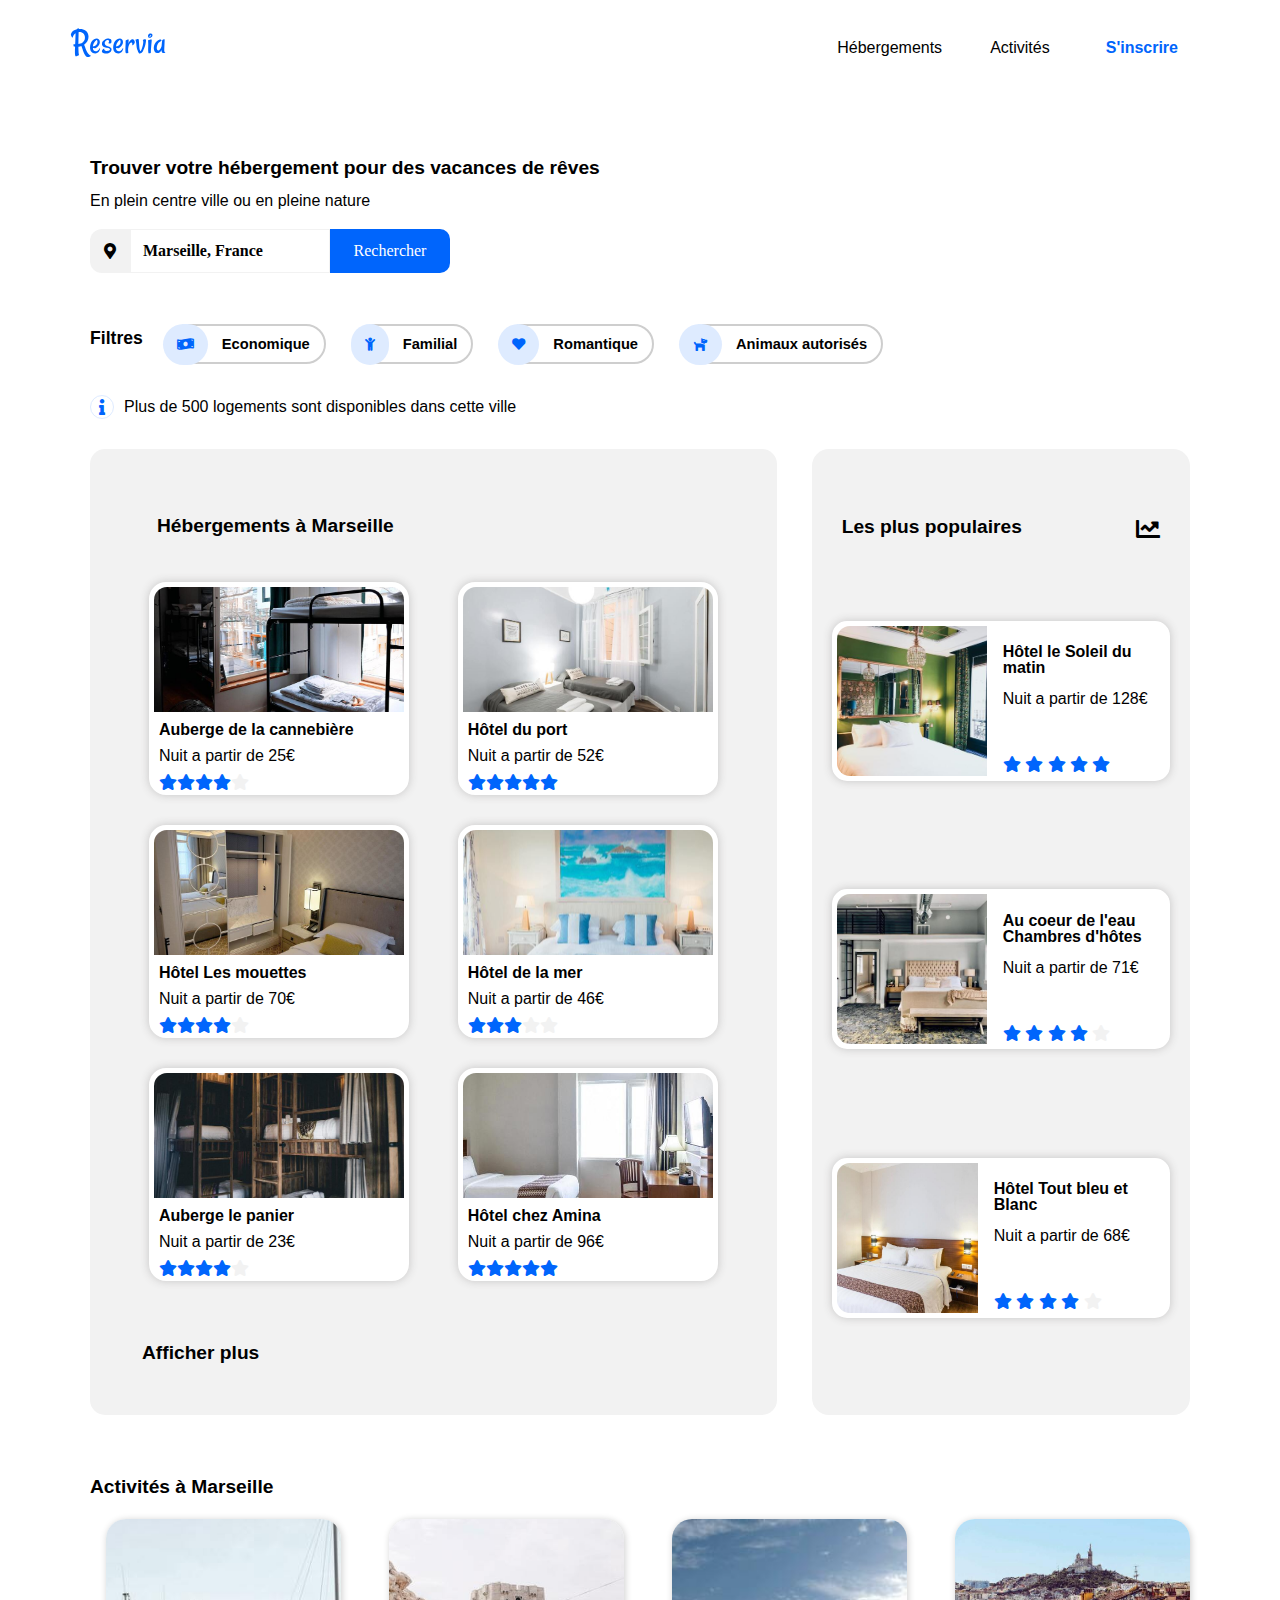
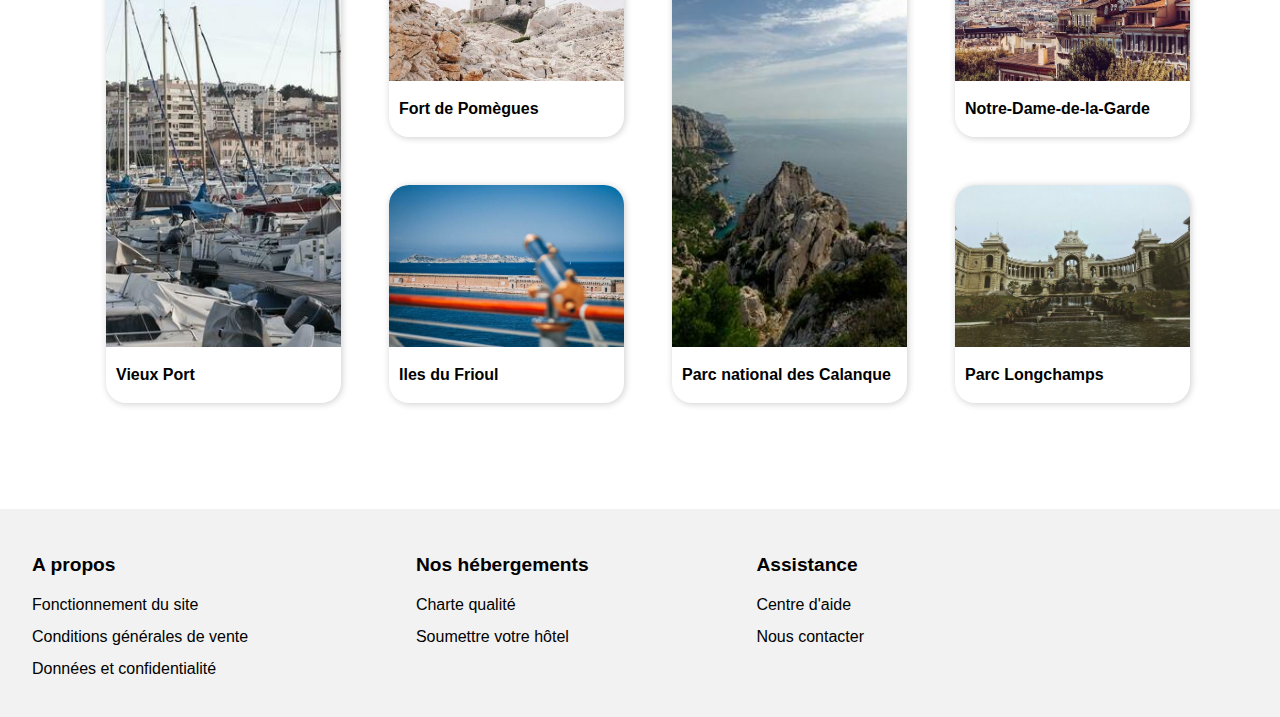
<file: index.html>
<!DOCTYPE html>
<html lang="en">

<head>
    <meta charset="UTF-8">
    <meta http-equiv="X-UA-Compatible" content="IE=edge">
    <meta name="viewport" content="width=device-width, initial-scale=1.0">
    <title>Reservia</title>
    <!-- <link rel="preconnect" href="https://fonts.googleapis.com">
    <link rel="preconnect" href="https://fonts.gstatic.com" crossorigin>
    <link href="https://fonts.googleapis.com/css2?family=Raleway&display=swap" rel="stylesheet">  -->
    <link rel="stylesheet" type="text/css" href="./css/reset.css">
    <link rel="stylesheet" type="text/css" href="./css/style.css">
    <link rel="stylesheet" type="text/css" href="./css/webfonts/all.css">
    <link rel="icon" href="./Projet2Reservia/images/logo/Reservia.svg">

</head>

<body>
        <header>
            <div class="logo-li"> 
                <a>
                    <img src="./Projet2Reservia/images/logo/Reservia.svg"  class="logo" alt="Logo Reservia">
                </a>
                <nav class="menu">
                    <ul class="ul-container-navbar">
                        <li class="li-container"><a href="#hebergements">Hébergements</a></li>
                        <li class="li-container"><a href="#title-section">Activités</a></li>
                    </ul>
                        <a class="container-register" href="#">S'inscrire</a>
                </nav>
            </div>
        </header>
        <main>
    <div class="body-content">
            <section>
                <h1 class="main-title">Trouver votre hébergement pour des vacances de rêves</h1>
                <p class="par-description">En plein centre ville ou en pleine nature</p>
                <form class="search-bar">
                    <span>
                        <i class="fas fa-map-marker-alt">
                        </i>
                    </span>
                    <input class="search-field" type="search" name="city-country " placeholder="Marseille, France"/>
                    <span class="search-small">
                        <i class="fas fa-search" aria-hidden="true"></i>
                    </span>
                    <button class="search-button" type="submit">Rechercher</button>
                </form>
                <div class="filters-bar">
                    <h3 class="filter-title">Filtres</h3>
                    <div class="filter-container">
                        <button class="btn-filter">
                            <i class="btn_icon fas fa-money-bill-wave"></i>
                            <span class="btn-title">Economique</span>
                        </button>
                        <button class="btn-filter">
                            <i class="btn_icon fas fa-child"></i>
                            <span class="btn-title">Familial</span>
                        </button>
                        <button class="btn-filter">
                            <i class="btn_icon fas fa-heart"></i>
                            <span class="btn-title">Romantique</span>
                        </button>
                        <button class="btn-filter">
                            <i class="btn_icon fas fa-dog"></i>
                            <span class="btn-title">Animaux autorisés</span>
                        </button>
                    </div>
                </div>
                <div class="info-logements">
                    <i class="fas fa-info"></i>
                    <p class="par-available">Plus de 500 logements sont disponibles dans cette ville</p>
                </div>
            </section>
            <div class="article-aside-container">
                <article class="hebergements-container">
                    <h2 id="hebergements">Hébergements à Marseille</h2>
                    <a class="card-container" href="#">
                        <img src="./Projet2Reservia/images/hebergements/4_small/marcus-loke-WQJvWU_HZFo-unsplash.jpg" class="picture-content" alt="Auberge la cannebière">
                        <div class="content-description">
                            <h3 class="titles-hotel">Auberge de la cannebière</h3>
                            <p>Nuit a partir de 25€</p>
                            <div class="stars-container">
                                <i class="fas fa-star"></i>
                                <i class="fas fa-star"></i>
                                <i class="fas fa-star"></i>
                                <i class="fas fa-star"></i>
                                <i class="fas fa-star grey-star"></i>
                            </div>
                        </div>
                    </a>

                    <a class="card-container" href="#">
                        <img src="./Projet2Reservia/images/hebergements/4_small/fred-kleber-gTbaxaVLvsg-unsplash.jpg" class="picture-content" alt="Hôtel du Port">
                        <div class="content-description">
                            <h3 class="titles-hotel">Hôtel du port</h3>
                            <p>Nuit a partir de 52€</p>
                            <div class="stars-container">
                                <i class="fas fa-star"></i>
                                <i class="fas fa-star"></i>
                                <i class="fas fa-star"></i>
                                <i class="fas fa-star"></i>
                                <i class="fas fa-star"></i>
                            </div>
                        </div>
                    </a>
                    <a class="card-container" href="#">
                        <img src="./Projet2Reservia/images/hebergements/4_small/reisetopia-B8WIgxA_PFU-unsplash.jpg" class="picture-content" alt="Hôtel les mouettes">
                        <div class="content-description">
                            <h3 class="titles-hotel">Hôtel Les mouettes</h3>
                            <p>Nuit a partir de 70€</p>
                            <div class="stars-container">
                                <i class="fas fa-star"></i>
                                <i class="fas fa-star"></i>
                                <i class="fas fa-star"></i>
                                <i class="fas fa-star"></i>
                                <i class="fas fa-star grey-star"></i>
                            </div>
                        </div>
                    </a>
                    <a class="card-container" href="#">
                        <img src="./Projet2Reservia/images/hebergements/4_small/annie-spratt-Eg1qcIitAuA-unsplash.jpg" class="picture-content" alt="Hôtel de la mer">
                        <div class="content-description">
                            <h3 class="titles-hotel">Hôtel de la mer</h3>
                            <p>Nuit a partir de 46€</p>
                            <div class="stars-container">
                                <i class="fas fa-star"></i>
                                <i class="fas fa-star"></i>
                                <i class="fas fa-star"></i>
                                <i class="fas fa-star grey-star"></i>
                                <i class="fas fa-star grey-star"></i>
                            </div>
                        </div>
                    </a>
                    <a class="card-container" href="#">
                        <img src="./Projet2Reservia/images/hebergements/4_small/nicate-lee-kT-ZyaiwBe0-unsplash.jpg" class="picture-content" alt="Auberge le panier">
                        <div class="content-description">
                            <h3 class="titles-hotel">Auberge le panier</h3>
                            <p>Nuit a partir de 23€</p>
                            <div class="stars-container">
                                <i class="fas fa-star"></i>
                                <i class="fas fa-star"></i>
                                <i class="fas fa-star"></i>
                                <i class="fas fa-star"></i>
                                <i class="fas fa-star grey-star"></i>
                            </div>
                        </div>
                    </a>
                    <a class="card-container" href="#">
                        <img src="./Projet2Reservia/images/hebergements/4_small/febrian-zakaria-M6S1WvfW68A-unsplash.jpg" class="picture-content" alt="Hôtel chez Amina">
                        <div class="content-description">
                            <h3 class="titles-hotel">Hôtel chez Amina</h3>
                            <p>Nuit a partir de 96€</p>
                            <div class="stars-container">
                                <i class="fas fa-star"></i>
                                <i class="fas fa-star"></i>
                                <i class="fas fa-star"></i>
                                <i class="fas fa-star"></i>
                                <i class="fas fa-star"></i>
                            </div>
                        </div>
                    </a>
                        <h3 class="more-title">Afficher plus</h3>
                </article>
                <aside class="aside-container">
                    <div class="title-icon">
                        <h2 class="title-aside">Les plus populaires</h2>
                        <i class="fas fa-chart-line"></i>
                    </div>
                    <a class="card-mostpopular" href="#">
                        <img src="./Projet2Reservia/images/hebergements/4_small/emile-guillemot-Bj_rcSC5XfE-unsplash.jpg " class="img-aside" alt="Hôtel le Soleil du matin">
                        <div class="aside-card-content">
                            <h3 class="titles-hotel">Hôtel le Soleil du matin</h3>
                            <p>Nuit a partir de 128€</p>
                            <div class="aside-stars-container">
                                <i class="fas fa-star"></i>
                                <i class="fas fa-star"></i>
                                <i class="fas fa-star"></i>
                                <i class="fas fa-star"></i>
                                <i class="fas fa-star"></i>
                            </div>
                        </div>
                    </a>
                    <a class="card-mostpopular" href="#">
                        <img src="./Projet2Reservia/images/hebergements/4_small/aw-creative-VGs8z60yT2c-unsplash.jpg" class="img-aside" alt="Au coeur de l'eau">
                        <div class="aside-card-content">
                            <h3 class="titles-hotel">Au coeur de l'eau <br> Chambres d'hôtes</h3>
                            <p>Nuit a partir de 71€</p>
                            <div class="aside-stars-container">
                                <i class="fas fa-star"></i>
                                <i class="fas fa-star"></i>
                                <i class="fas fa-star"></i>
                                <i class="fas fa-star"></i>
                                <i class="fas fa-star grey-star"></i>
                            </div>
                        </div>
                    </a>
                    <a class="card-mostpopular" href="#">
                        <img src="./Projet2Reservia/images/hebergements/4_small/febrian-zakaria-sjvU0THccQA-unsplash.jpg" class="img-aside" alt="Hôtel Tout bleu et Blanc">
                            <div class="aside-card-content">
                            <h3 class="titles-hotel">Hôtel Tout bleu et Blanc</h3>
                            <p>Nuit a partir de 68€</p>
                            <div class="aside-stars-container">
                                <i class="fas fa-star"></i>
                                <i class="fas fa-star"></i>
                                <i class="fas fa-star"></i>
                                <i class="fas fa-star"></i>
                                <i class="fas fa-star grey-star"></i>
                            </div>
                        </div>
                    </a>
                </aside>
            </div> 
            <section class="activity-section">
                <div>
                    <h2 id="title-section">Activités à Marseille</h2>
                </div>
                <div class="grid-container">
                    <a class="article-activities gridItem1" href="#">
                        <img src="./Projet2Reservia/images/activites/4_small/reno-laithienne-QUgJhdY5Fyk-unsplash.jpg" class="img-activity" alt="Vieux port">
                        <div class="activity-card-content">
                            <h3 class="activity-title">Vieux Port</h3>
                        </div>
                    </a>
                    <a class="article-activities gridItem2" href="#">
                        <img src="./Projet2Reservia/images/activites/4_small/paul-hermann-QFTrLdQIRhI-unsplash.jpg" class="img-activity" alt="Fort de Pomègues">
                        <div class="activity-card-content">
                            <h3 class="activity-title">Fort de Pomègues</h3>
                        </div>
                    </a>
                    <a class="article-activities gridItem3" href="#">
                        <img src="./Projet2Reservia/images/activites/4_small/kevin-hikari-rV_Qd1l-VXg-unsplash.jpg" class="img-activity" alt="Iles du Frioul">
                        <div class="activity-card-content">
                            <h3 class="activity-title">Iles du Frioul</h3>
                        </div>
                    </a>
                    <a class="article-activities gridItem4" href="#">
                        <img src="./Projet2Reservia/images/activites/4_small/kilyan-sockalingum-NR8-cBCN3aI-unsplash.jpg" class="img-activity" alt="Parc national des Calanques">
                        <div class="activity-card-content">
                            <h3 class="activity-title">Parc national des Calanque</h3>
                        </div>
                    </a>
                    <a class="article-activities gridItem5" href="#">
                        <img src="./Projet2Reservia/images/activites/4_small/florian-wehde-xW9e8gdotxI-unsplash.jpg" class="img-activity" alt="Notre-Dame-de-la-Garde">
                        <div class="activity-card-content">
                            <h3 class="activity-title">Notre-Dame-de-la-Garde</h3>
                        </div>
                    </a>
                    <a class="article-activities gridItem6" href="#">
                        <img src="./Projet2Reservia/images/activites/4_small/lena-paulin-wH2-EJoDcV0-unsplash.jpg" class="img-activity" alt="Parc Longchamp">
                        <div class="activity-card-content">
                            <h3 class="activity-title">Parc Longchamps</h3>
                        </div>
                    </a>
                </div>
            </section>
    </div>
    </main>
    <footer class="footer-background">
        <div class="footer-container">
            <div class="footer-sections">
                <p class="par-footer">A propos</p>
                <ul>
                    <li class="footer-li">Fonctionnement du site</li>
                    <li class="footer-li">Conditions générales de vente</li>
                    <li class="footer-li">Données et confidentialité</li>
                </ul>
            </div>
            <div class="footer-sections">
                <p class="par-footer">Nos hébergements</p>
                <ul>
                    <li class="footer-li">Charte qualité</li>
                    <li class="footer-li">Soumettre votre hôtel</li>
                </ul>
            </div>
            <div class="footer-sections">
                <p class="par-footer">Assistance</p>
                <ul>
                    <li class="footer-li">Centre d'aide</li>
                    <li class="footer-li">Nous contacter</li>
                </ul>
            </div>
        </div>
    </footer>
</body>

</html>
</file>
<file: css/style.css>
/* @import url('https://fonts.googleapis.com/css2?family=Raleway&display=swap');*/

body {
    margin: auto;
    font-family: 'Raleway', sans-serif;;
}
* {
    box-sizing: border-box;
}
.body-content {
    padding: 10vh;
}
.logo-li {
    display: flex;
    justify-content: space-between;
    margin-left: 70px;
    margin-right: 70px;
    
}
.logo {
    padding-top: 20px; 
}
.menu {
    display: flex;
}

.ul-container-navbar {
    display: flex;

}

.li-container { 
    text-align: center;
    padding-top: 40px;
    padding-left: 1.5rem;
    padding-right: 1.5rem;
}

.container-register {
    color: #0065FC;
    margin-left: 2rem;
    margin-right: 2rem;
    padding-top: 40px;
    font-weight: 600;
}
.li-container:hover {
    color: #0065FC;
    border-top: 2px solid #0065FC;
}

.search-bar {
    display: flex;
    align-items: stretch;
    margin-top: 15px;
    margin-bottom: 25px;
}

.search-field {
    border: solid 1px #f2f2f2;
    width: 200px;
}
input::placeholder {
    font-family: 'Raleway';
    color: black;
    font-weight: 700;
    font-size: 1.2em;
    padding-right: 20px;
    padding-left: 10px;
  }

.search-small{
    display: none;
}

.search-button {
    font-family: 'Raleway';
    font-size: 1em;
    font-weight: 500;
    color: white;
    border-color: white;
    border: hidden;
    background-color: #0065FC;
    border-radius: 0px 10px 10px 0px;
    width: 120px;
}
.filters-bar {
    display: flex;
    flex-wrap: wrap;
}
.filter-container {
    display: flex;
    flex-wrap: wrap;
    margin-bottom: 1rem;
    margin-top: 1rem;
}
.filter-title {
    font-weight: 700;
    font-size: 1.1em;
    align-self: center;
    margin-right: 30px;
}
.btn-filter {
    display: flex;
    align-items: center;
    border: 2px solid #cecece;
    border-radius: 40px 60px 60px 30px;
    background-color: white;
    margin-right: 35px;
    padding: 0px 0px 0px 0px;
    cursor: pointer;
    height: 40px;
    margin-top: 10px;
}

.btn-filter:hover {
   animation: 400ms;
   background-color: #DEEBFF

}

.btn_icon {
    color: #0065FC;
    background: #DEEBFF;
    padding: 14px;
    border-radius: 30px;
    margin-left: -12px;
    margin-right: 14px;
}
.btn-title {
    font-weight: 700;
    font-size: 1.1em;
    align-self: center;
    margin-right: 14px;
}
.main-title {
    font-size: 1.2em;
    font-weight: 800;
    margin-bottom: 1rem;
   
}
.par-description {
    margin-bottom: 20px;
}

.fa-map-marker-alt::before {
    color: black;
}

.fa-map-marker-alt  {
    background: #F2F2F2;
    border-radius: 12px 0px 0px 12px;
    padding: 14px ;
}

.info-logements {
    display: flex;
    align-items: center;
    margin-right: 1rem;
    margin-bottom: 30px;
    margin-top: 15px;
}
.fa-info {
    align-self: center;
    margin-right: 10px;
    padding: 3px 8px 3px 8px;
    border: solid 1px #DEEBFF;
    border-radius: 50%;
   
}

#hebergements {
    display: flex;
    width: 100%;
    font-size: 1.2em;
    font-weight: 700;
    margin-top: 2rem;
    margin-left: 2rem;
}

.article-aside-container {
    display: flex;
}
.hebergements-container {
    display: flex;
    flex-wrap: wrap;
    flex: 2;
    justify-content: space-evenly;
    background-color: #F2F2F2;
    border-radius: 15px;
    margin-right: 35px;

}
.card-container {
    display: flex;
    flex-direction: column;
    margin-right: 10px;
    margin-left: 10px;
    margin-bottom: 30px;
    border-radius: 17px;
    background: white;
    border: 5px solid white;
    box-shadow:  0px 0px 10px rgb(197 196 196);
}
.card-container:hover {
    -webkit-transform:scale(.85); 
    -moz-animation-delay:scale(.85);
    -webkit-transition-duration: 600ms ; 
}

.picture-content {
    object-fit: cover;
    background-size: 150px;
    width: 250px;
    height: 125px;
    border-radius: 13px 13px 0px 0px;
}
.content-description {
    display: flex;
    flex-direction: column;
    justify-content: space-evenly;
    margin-left: 5px;
    padding-top: 10px;
}

.titles-hotel {
    font-weight: 600;
    line-height: 1rem;
    margin-bottom: 10px;
}
.stars-container {
    display: flex;
    flex-direction: row;
    margin-top: 10px;
}
.fas {
    color: #0065FC;
}
.grey-star {
    color:#f2f2f2;
} 

.far {
    color: #cecece;
}
#title-section {
    font-size: 1.2em;
    font-weight: 700;
    line-height: 1rem;
    margin-bottom: 1.5rem;
    margin-top: 4rem;
}
.more-title {
    width: 100%;
    font-size: 1.2em;
    font-weight: 700;
    padding: 2rem;
}
.aside-container {
    display: flex;
    flex-direction: column;
    justify-content: space-around;
    flex: 1;
    background-color: #F2F2F2;
    border-radius: 17px;
    padding: 20px
}
.title-icon {
    display: flex;
    justify-content: space-between;
    margin-top: 1rem;
    margin-bottom: 1rem;
    margin-left: 10px;
    margin-right: 10px;
}
.title-aside {
    font-size: 1.2em;
    font-weight: 700;
}
.fa-chart-line {
    color: black;
    font-size: x-large;
}
.card-mostpopular {
    display: flex;
    border-radius: 15px 15px 15px 15px;
    background: white;
    border: 5px solid white;
    box-shadow: 0px 0px 10px rgb(197 196 196);
    margin-bottom: 45px;
}
.card-mostpopular:hover {
    -webkit-transform:scale(.85); 
    -moz-animation-delay:scale(.85);
    -webkit-transition-duration: 600ms ; 
}

.img-aside { 
    object-fit: cover;
    background-size: contain;
    width: 150px;
    height: 150px;
    border-radius: 13px 0px 0px 13px;
}
.aside-card-content {
    display: flex;
    flex-direction: column;
    margin-left: 5px;
    padding-left: 10px;
    padding: 1rem;
}
.aside-stars-container {
    margin-top: 44px;
}

.grid-container {
    display: grid;
    height: 500px;
    column-gap: 2rem;
    row-gap: 2rem;
}
.article-activities {
    display: flex;
    flex-direction: column;
    background-color: white;
    box-shadow: 1px 1px 7px #cecece;
    margin-bottom: 1rem;
    margin-left: 1rem;
    overflow: hidden;
    border-radius: 20px 20px 20px 20px;
    
}
.gridItem1 {
    grid-row: span 2;
    grid-column-end: 1;
}
.gridItem2 {
    grid-row: span 1;
    grid-column-end: 2;
}
.gridItem3 {
    grid-row: 2;
    grid-column-end: 2;
}   

.gridItem4 {
    grid-row-start: 1;
    grid-column-start: 2;
    grid-row-end: 3;
    grid-column-end: 3;
}   
.gridItem5 {
    grid-area: 1 / 3 / 1 /3
}
.gridItem6 {
    grid-area: 2 / 3 / 2 / 3;
}
.gridItem1:hover, .gridItem2:hover, .gridItem3:hover, .gridItem4:hover, .gridItem5:hover, .gridItem6:hover {
    -webkit-transform:scale(1.03); 
    -moz-animation-delay:scale(1.03);
    -webkit-transition-duration: 500ms ; 
}
.img-activity {
    object-fit: cover;
    height: 100%;
    width: 100%;
    overflow: hidden;
}
.activity-title {
    font-weight: 700;
    margin-top: 10px;

}

.activity-card-content {
    margin-bottom: 10px;
    padding: 10px;
}

.footer-background {
    background-color: #F2F2F2;
}
.footer-container {
    display: flex;
    justify-content: space-between;
    padding: 2rem;
    line-height: 3rem;
    width: 70%
}

.par-footer {
    font-size: 1.2em;
    font-weight: 700;
}
.footer-li {
    line-height: 2rem;
}

/* Small phones (-480px)*/
@media all and (min-width: 0px) and (max-width: 480px) {

    .body-content {
        padding: 0;
        width: 395px;
    }
    .logo-li {
        display: block;
        margin: 0;
        width: 396px;
    }

    .logo {
        margin-left: 50px;
    }
    .menu {
        display: block;
    }
    .ul-container-navbar {
        padding-bottom: 1rem;
        margin-top: 2rem;
    }

    .li-container { 
        width: 100%;
        padding: 0;
        border-bottom: 2px solid #F2F2F2;
        padding-bottom: 8px;
    }
    .li-container:hover {
        border-top: none;
        border-bottom: #0065FC 2px solid;
    }

    .container-register {
        position: relative;
        top: -100px;
        right: -250px;
        font-weight: 700;
    }
    .main-title { 
        margin-left: 1rem;
        margin-top: 1rem;
    }

    .par-description {
        margin-left: 1rem;
    }

    .search-bar {
        display: flex;
        width: auto;
        margin-left: 1rem;
    }

    input::placeholder {
        font-size: 1em;
    }
    .search-small {
        display: block;
        padding: 12px;
        background-color: #0065FC;
        border-radius: 12px 12px 12px 12px;
        margin-left: -10px;
        cursor: pointer;
      }
    
    .fa-search {
        color: white;
      }

    .search-field {
        border: solid 0.5px #F2F2F2;
        width: 75%;
    }

    .search-button{
        display: none;
    }
    .filters-bar {
        margin-left: 1.5rem;
        
    }
    .filter-title {
        font-size: 1em;
        margin: 0;
        margin-right: 20px;
    }
    .filter-container {
        margin: 0;
        margin-bottom: 15px;
    }

    .btn-filter {
       
        border: 1px solid #cecece;
        margin-right: 30px;
    }
    .btn_icon {
        color: #0065FC;
        background: #DEEBFF;
        padding: 14px;
        border-radius: 30px;
        margin-left: -8px;
        margin-right: 8px;
    }
    .btn-title {
        font-size: 1.1em;
    }
    .info-logements {
        margin-left: 1.5rem;
    }

    .par-available {
        line-height: 20px;
    }
    .article-aside-container {
        display: flex;
        flex-direction: column-reverse;
    }
    .hebergements-container {
        flex-direction: column;
        margin-bottom: 2rem;
        width: 100%;
        background-color:white;
        padding: 1.5rem;
    }

    #hebergements {
        font-size: 1.5em;
        width: auto;
        margin: 0;
        margin-bottom: 2rem;
        margin-top: 1rem;
    }
    .card-container {
        width: 324px;  
        margin: 0;
        margin-bottom: 2rem;
        margin-left: 1rem; 
    }
    .card-container:hover {
       -webkit-transform: none;
       -moz-animation: none;

    }
    .more-title {
        font-size: 1.3em;
        font-weight: 800;
        padding: 0px;
        width: auto;
        margin-left: 1rem;
        margin-bottom: 1rem;
        margin-top: 1rem;
    }

    .picture-content {
        width: auto;
    }

    .aside-container {
        border-radius: 0px;
        width: 395px;
        padding: 1.5rem;
    }
    .title-icon {
        margin-top: 1rem;
    }

    .title-aside {
        font-size: 1.5em;
        margin-bottom: 1rem;
    }

    .card-mostpopular {
        margin-bottom: 1rem;
        height: 150px;
        width: 340px;
    }

    .aside-card-content {
        padding: 0;   
        padding-left: 10px;
        margin-top: 10px;
    }

    .titles-hotel {
        font-size: 1em;
        font-weight: 800
    }
    .aside-stars-container {
        /*margin: auto;*/
    }
    .card-mostpopular:hover {
        -webkit-transform: none;
        -moz-animation: none;
    }
    .img-aside {
        object-fit: cover;
        height: auto;
    }
    #title-section {
        font-weight: 800;
        margin-left: 2rem;
        margin-bottom: 2rem;
        font-size: 1.5em;
        margin-top: 0px;
    }

    .grid-container {
        display: flex;
        flex-direction: column;
        height: auto;
        column-gap: 0;
        row-gap: 0;
        padding: 1rem;
    }
    .gridItem1:hover, .gridItem2:hover, .gridItem3:hover, .gridItem4:hover, .gridItem5:hover, .gridItem6:hover {
        -webkit-transform: none;
        -moz-animation: none;
    }

    .article-activities {
        height: 200px;
        margin: 0;
        margin-bottom: 2rem;
        width: 340px;
        margin-left: 1rem;

    }
    
    .activity-title {
        font-size: 1.2em;
        font-weight: 800;
    }
    .footer-container {
        display: block;
        width: auto;
    
    }
    .par-footer {
        font-weight: 800;
    }
    .footer-li {
        font-weight: 500;
    }
    .footer-sections {
        margin-bottom: 1rem;
    }
    .footer-background {
        width: 396px;
}
}

/* Small devices (landscape phones, 576px and up)*/
@media all and (min-width: 480px) and (max-width: 768px) {

    .body-content {
        padding: 0;
        width: auto;
    }

    .logo {
        margin-left: 70px;
    }
    .logo-li {
        display: block;
        margin: 0;
    }
    .ul-container-navbar {
    display: flex;
    width: 100%;
    padding-bottom: 1rem;
    margin-top: 2rem;
    }

    .logo {
        position: relative;
    }
    .li-container { 
        width: 100%;
        padding: 0;
        border-bottom: 2px solid #F2F2F2;
        padding-bottom: 8px;
    }
    .li-container:hover {
        border-top: none;
        border-bottom: #0065FC 2px solid;
    }

    .container-register {
        position: absolute;
        margin-right: 70px;
        top: 0;
        right: 0px;
    }
    .main-title { 
        margin-left: 1rem;
        margin-top: 1rem;
    }

    .par-description {
        margin-left: 1rem;
    }

    .search-bar {
        display: flex;
        width: auto;
        margin-left: 1rem;
    }

    input::placeholder {
        font-size: 1em;
    }
    .search-small {
        display: block;
        padding: 12px;
        background-color: #0065FC;
        border-radius: 12px 12px 12px 12px;
        margin-left: -10px;
        cursor: pointer;
      }
    
    .fa-search {
        color: white;
      }

    .search-field {
        border: solid 0.5px #cecece;
        width: auto;
    }

    .search-button{
        display: none;
    }
    .filters-bar {
        margin-left: 1rem;
        
    }
    .filter-title {
        font-size: 1em;
        margin: 0;
        margin-right: 20px;
    }
    .filter-container {
        margin: 0;
        margin-bottom: 15px;
    }

    .btn-filter {
       
        border: 1px solid #cecece;
        margin-right: 30px;
    }
    .btn-title {
        font-size: 1.1em;
    }
    .info-logements {
        margin-left: 1.5rem;
    }
    .article-aside-container {
        display: flex;
        flex-direction: column-reverse;
    }

    .hebergements-container {
        flex-direction: column;
        margin-bottom: 2rem;
        width: 100%;
        background-color:white;
        padding: 1rem;
    }

    #hebergements {
        font-size: 1.5em;
        width: auto;
        MARGIN: 0;
        margin-left: 1rem;
        margin-bottom: 2rem;
        margin-top: 2rem;
    }
    .card-container:hover {
       -webkit-transform: none;
       -moz-animation: none;

    }
    .more-title {
        padding: 0px;
        width: auto;
        margin-left: 1rem;
        margin-bottom: 1rem;
        margin-top: 1rem;
    }

    .picture-content {
        width: auto;
        height: 200px;
    }

    .aside-container {
        width: 100%;
        border-radius: 0px;
        padding: 1.5rem;
    }
    .title-icon {
        padding: 0px;  
        margin-bottom: 1rem;  
        margin-top: 1rem;
    }

    .title-aside {
        margin-bottom: 1rem;
        font-size: 1.5em;
        
    }

    .card-mostpopular {
        display: flex;
        flex-wrap: nowrap;
        width: auto;
    }
    .card-mostpopular:hover {
        -webkit-transform: none;
        -moz-animation: none;
    }
    .img-aside {
        width: 200px;
    }
    #title-section {
        margin-left: 2rem;
        margin-bottom: 2rem;
        font-size: 1.5em;
        margin-top: 0px;
    }

    .grid-container {
        display: flex;
        flex-direction: column;
        height: auto;
        padding: 1rem;
    }
    .gridItem1:hover, .gridItem2:hover, .gridItem3:hover, .gridItem4:hover, .gridItem5:hover, .gridItem6:hover {
        -webkit-transform: none;
        -moz-animation: none;
    }

    .article-activities {
        height: 250px;
        margin-right: 1rem;
    }

    .footer-container {
        display: block;
        width: auto;
    
    }
    .footer-sections {
        margin-bottom: 1rem;
    }

}
/* Medium devices (tablets, 768px and up)*/
@media all and (min-width: 768px) and (max-width: 992px) {

    .body-content {
        padding: 0;
        width: auto;
    }

    .logo {
        margin-left: 70px;
    }
    .logo-li {
        display: block;
        margin: 0;
    }
    .ul-container-navbar {
    display: flex;
    width: 100%;
    padding-bottom: 1rem;
    margin-top: 2rem;
    margin-bottom: 1rem;
    }

    .logo {
        position: relative;
    }
    .li-container { 
        width: 100%;
        padding: 0;
        border-bottom: 2px solid #F2F2F2;
        padding-bottom: 8px;
    }
    .li-container:hover {
        border-top: none;
        border-bottom: #0065FC 2px solid;
    }

    .container-register {
        position: absolute;
        margin-right: 70px;
        top: 0;
        right: 0px;
    }

    .main-title {
        margin: 0;
        margin-left: 1rem;
        margin-bottom: 1.5rem;
    }

    .par-description {
        margin: 0;
        margin-left: 1rem;
    }
    .search-bar {
        display: flex;
        width: auto;
        justify-content: center;
        margin: 2rem;
    }

    .search-field {
        border: solid 1px #cecece;
        width: 150px;
    }

    input::placeholder {
        font-size: 1em;
    }
    .search-small {
        display: block;
        padding: 12px;
        background-color: #0065FC;
        border-radius: 12px 12px 12px 12px;
        margin-left: -10px;
        cursor: pointer;
      }
    
    .fa-search::before {
        color: white;
      }

    .search-button {
        display: none;
    
    }

    .filters-bar {
        display: flex;
        justify-content: space-around;
        margin: 0;
    }   

    .filter-container {
        flex-wrap: nowrap;
        margin-bottom: 1rem;
    }
    .filter-title {
        width: 100%;
        text-align: center;
        margin-bottom: 1rem;
        font-size: 1em;
    }

    .info-logements {
        margin: 0;
        margin-bottom: 2rem;
        margin-top: 1rem;
        margin-left: 1rem;
    }
    .article-aside-container {
        justify-content: center;
        flex-direction: column-reverse;

    }

    .hebergements-container {
        display: flex;
        flex-direction: row; 
        margin-bottom: 1rem;
        width: 100%;
        background-color: white;
    }

    #hebergements {
        font-size: 1.4em;
        width: 100%;
        margin-bottom: 3rem;
        padding: 0;
        
    }
    .card-container {
        width: 43%;
    }

    .picture-content {
        width: auto;
    }

    .aside-container {
        flex-direction: row;
        flex-wrap: wrap;
        border-radius: 13px;
    }
    .title-icon {
        width: 100%;
    }
    .title-aside {
        margin-bottom: 1.5rem;
        font-size: 1.4em;
    }

    .card-mostpopular {
        display: block;
        width: 30%;
    }

    .img-aside {
        width: 100%;
        border-radius: 13px;
    }
    #title-section {
        font-size: 1.4em;
        font-weight: 700;
        margin-top: 20px;
        margin: 0;
        margin-left: 2rem;
        margin-bottom: 3rem;
    }

    .grid-container {
        display: flex;
        flex-direction: column;
        height: auto;
    
    }
    .article-activities {
        height: 300px;
        margin-right: 20px;
    }

    .footer-container {
        display: block;
        width: auto;
    }
}
/* Large devices (desktops, 992px and up) */
@media all and (min-width: 992px) and (max-width: 1200px) {

    .hebergements-container {
        display: block;
    }
    #hebergements {
        margin-bottom: 2rem;
    }
    .picture-content {
        OBJECT-FIT: COVER;
        width: 100%;
    }
    .aside-container {
        display: flex;
        justify-content: space-between;
    }
    .img-aside {
        object-fit: cover;
        width: 100%;
        border-radius: 13px;
    }
    .card-mostpopular {
        display: block;
    }
    .title-icon {
        padding: 0;
        margin-bottom: 23px;
    }
    .grid-container {
        display: grid;
        height: 600px;
        column-gap: 2rem;
        row-gap: 2rem;
        padding: 0;

}

.article-activities {
    width: 100%;
    display: flex;
    flex-direction: column;
    background-color: white;
    box-shadow: 1px 1px 7px #cecece;
    margin-bottom: 1rem;
    margin-left: 1rem;
    overflow: hidden;
    border-radius: 20px 20px 20px 20px;
    height: auto;
}

}

/* Extra large devices (large desktops, 1200px and up)*/
@media (min-width: 1201px) and (max-width: 1480px) {
    
    .hebergements-container {
        padding: 20px;
    }
    #hebergements {
        padding: 15px;
        margin-bottom: 2rem
    }
    .aside-container {
        flex-basis: 5%;
    }
    
    .aside-card-content {
        justify-content: space-around;
        padding: 0;
        margin-top: 1rem;
        margin-left: 1rem;
    }
    
    .title-icon {
        padding: 0;;
    }
}
</file>
